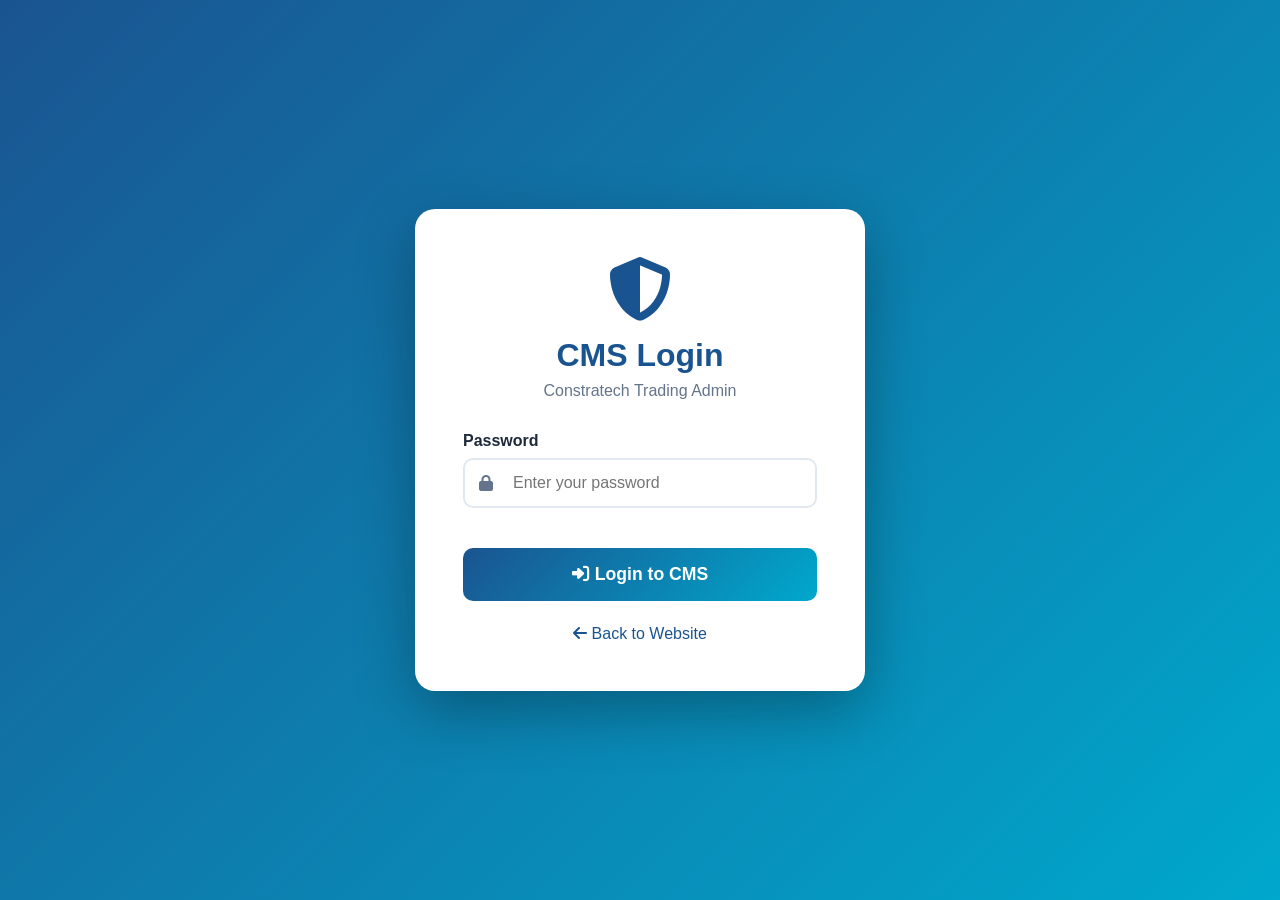
<file: cms-admin.html>
<!DOCTYPE html>
<html lang="en">
<head>
    <meta charset="UTF-8">
    <meta name="viewport" content="width=device-width, initial-scale=1.0">
    <title>CMS Admin - Constratech Trading</title>
    <link rel="stylesheet" href="https://cdnjs.cloudflare.com/ajax/libs/font-awesome/6.4.0/css/all.min.css">
    <link rel="stylesheet" href="cms-admin.css">
    <script>
        if (!sessionStorage.getItem('cms_logged_in')) {
            window.location.href = 'cms-login.html';
        }
    </script>
</head>
<body>
    <div class="cms-container">
        <!-- Sidebar -->
        <aside class="cms-sidebar">
            <div class="cms-logo">
                <i class="fas fa-cog"></i>
                <h2>CMS Admin</h2>
            </div>
            
            <nav class="cms-nav">
                <a href="#" class="cms-nav-link active" data-section="dashboard">
                    <i class="fas fa-dashboard"></i>
                    <span>Dashboard</span>
                </a>
                <a href="#" class="cms-nav-link" data-section="company">
                    <i class="fas fa-building"></i>
                    <span>Company Info</span>
                </a>
                <a href="#" class="cms-nav-link" data-section="hero">
                    <i class="fas fa-image"></i>
                    <span>Hero Section</span>
                </a>
                <a href="#" class="cms-nav-link" data-section="about">
                    <i class="fas fa-info-circle"></i>
                    <span>About Section</span>
                </a>
                <a href="#" class="cms-nav-link" data-section="services">
                    <i class="fas fa-cogs"></i>
                    <span>Services</span>
                </a>
                <a href="#" class="cms-nav-link" data-section="portfolio">
                    <i class="fas fa-briefcase"></i>
                    <span>Portfolio</span>
                </a>
                <a href="#" class="cms-nav-link" data-section="contact">
                    <i class="fas fa-envelope"></i>
                    <span>Contact</span>
                </a>
                <a href="#" class="cms-nav-link" data-section="footer">
                    <i class="fas fa-align-center"></i>
                    <span>Footer</span>
                </a>
                <a href="#" class="cms-nav-link" data-section="help">
                    <i class="fas fa-question-circle"></i>
                    <span>Help & FAQ</span>
                </a>
            </nav>

            <div class="cms-actions">
                <button class="btn-secondary" id="exportBtn">
                    <i class="fas fa-download"></i> Export Data
                </button>
                <button class="btn-secondary" id="importBtn">
                    <i class="fas fa-upload"></i> Import Data
                </button>
                <input type="file" id="importFile" accept=".json" style="display: none;">
                <button class="btn-danger" id="resetBtn">
                    <i class="fas fa-redo"></i> Reset to Default
                </button>
                <button class="btn-secondary" id="logoutBtn">
                    <i class="fas fa-sign-out-alt"></i> Logout
                </button>
            </div>

            <a href="index.html" class="view-site-btn" target="_blank">
                <i class="fas fa-external-link-alt"></i> View Website
            </a>
        </aside>

        <!-- Main Content -->
        <main class="cms-main">
            <header class="cms-header">
                <h1 id="sectionTitle">Dashboard</h1>
                <div class="header-actions">
                    <button class="btn-secondary" id="refreshPreviewBtn" title="Refresh website to see changes">
                        <i class="fas fa-sync"></i> Refresh Preview
                    </button>
                    <button class="btn-success" id="saveAllBtn">
                        <i class="fas fa-save"></i> Save All Changes
                    </button>
                    <button class="btn-publish" id="publishBtn" title="Download content.json and push to GitHub to go live">
                        <i class="fas fa-rocket"></i> Publish to Website
                    </button>
                </div>
            </header>

            <div class="cms-content">
                <!-- Dashboard Section -->
                <section id="dashboard-section" class="content-section active">
                    <div class="dashboard-grid">
                        <div class="dashboard-card">
                            <i class="fas fa-edit"></i>
                            <h3>Quick Edit</h3>
                            <p>Manage your website content easily</p>
                        </div>
                        <div class="dashboard-card">
                            <i class="fas fa-image"></i>
                            <h3>Media Ready</h3>
                            <p>Update images and media content</p>
                        </div>
                        <div class="dashboard-card">
                            <i class="fas fa-mobile-alt"></i>
                            <h3>Responsive</h3>
                            <p>All changes work on all devices</p>
                        </div>
                        <div class="dashboard-card">
                            <i class="fas fa-sync"></i>
                            <h3>Live Updates</h3>
                            <p>Changes reflect immediately</p>
                        </div>
                    </div>

                    <div class="welcome-message">
                        <h2>Welcome to Constratech Trading CMS</h2>
                        <p>Manage all your website content from this central dashboard. Select a section from the sidebar to start editing.</p>
                        
                        <div class="info-box" style="margin-top: 2rem; padding: 1.5rem; background: #dbeafe; border-left: 4px solid #3b82f6; border-radius: 8px;">
                            <h3 style="margin-top: 0; color: #1e40af;">
                                <i class="fas fa-info-circle"></i> How to See Your Changes
                            </h3>
                            <ol style="color: #1e40af; line-height: 1.8;">
                                <li><strong>Edit content</strong> in any section (Company Info, Hero, Services, etc.)</li>
                                <li><strong>Click "Save"</strong> button at the bottom of each section</li>
                                <li><strong>Click "Refresh Preview"</strong> button at the top to open/refresh the website</li>
                                <li>Your changes will appear instantly on the website!</li>
                            </ol>
                            <p style="margin-bottom: 0; color: #1e40af;">
                                <strong>Tip:</strong> Keep both the CMS and website tabs open side-by-side to see changes in real-time.
                            </p>
                        </div>
                    </div>
                </section>

                <!-- Company Info Section -->
                <section id="company-section" class="content-section">
                    <div class="form-grid">
                        <div class="form-group">
                            <label>Company Name</label>
                            <input type="text" id="companyName" class="form-control">
                        </div>
                        <div class="form-group">
                            <label>Tagline</label>
                            <input type="text" id="companyTagline" class="form-control">
                        </div>
                        <div class="form-group">
                            <label>Phone Number</label>
                            <input type="text" id="companyPhone" class="form-control">
                        </div>
                        <div class="form-group">
                            <label>Email Address</label>
                            <input type="email" id="companyEmail" class="form-control">
                        </div>
                        <div class="form-group full-width">
                            <label>Physical Address</label>
                            <textarea id="companyAddress" class="form-control" rows="2"></textarea>
                        </div>
                        <div class="form-group full-width">
                            <label>Logo Path</label>
                            <input type="text" id="companyLogo" class="form-control">
                        </div>
                    </div>
                    <button class="btn-primary save-section" data-section="company">
                        <i class="fas fa-save"></i> Save Company Info
                    </button>
                </section>

                <!-- Hero Section -->
                <section id="hero-section" class="content-section">
                    <div class="form-grid">
                        <div class="form-group full-width">
                            <label>Hero Title</label>
                            <input type="text" id="heroTitle" class="form-control">
                        </div>
                        <div class="form-group full-width">
                            <label>Subtitle</label>
                            <input type="text" id="heroSubtitle" class="form-control">
                        </div>
                        <div class="form-group full-width">
                            <label>Description</label>
                            <textarea id="heroDescription" class="form-control" rows="3"></textarea>
                        </div>
                        <div class="form-group">
                            <label>CTA Button Text</label>
                            <input type="text" id="heroCtaText" class="form-control">
                        </div>
                        <div class="form-group">
                            <label>CTA Button Link</label>
                            <input type="text" id="heroCtaLink" class="form-control">
                        </div>
                        <div class="form-group full-width">
                            <label>Background Image Path</label>
                            <input type="text" id="heroBackgroundImage" class="form-control">
                        </div>
                    </div>
                    <button class="btn-primary save-section" data-section="hero">
                        <i class="fas fa-save"></i> Save Hero Section
                    </button>
                </section>

                <!-- About Section -->
                <section id="about-section" class="content-section">
                    <h3 class="subsection-title">Page Hero Banner</h3>
                    <div class="form-grid">
                        <div class="form-group">
                            <label>Hero Title</label>
                            <input type="text" id="aboutHeroTitle" class="form-control">
                        </div>
                        <div class="form-group">
                            <label>Hero Subtitle</label>
                            <input type="text" id="aboutHeroSubtitle" class="form-control">
                        </div>
                    </div>

                    <h3 class="subsection-title">Who We Are</h3>
                    <div class="form-grid">
                        <div class="form-group full-width">
                            <label>Paragraph 1</label>
                            <textarea id="aboutParagraph1" class="form-control" rows="3"></textarea>
                        </div>
                        <div class="form-group full-width">
                            <label>Paragraph 2</label>
                            <textarea id="aboutParagraph2" class="form-control" rows="3"></textarea>
                        </div>
                        <div class="form-group full-width">
                            <label>Paragraph 3</label>
                            <textarea id="aboutParagraph3" class="form-control" rows="3"></textarea>
                        </div>
                        <div class="form-group full-width">
                            <label>Image Path <small style="color:#64748b">(e.g. img/About_Us.jpg)</small></label>
                            <input type="text" id="aboutImage" class="form-control">
                        </div>
                    </div>

                    <h3 class="subsection-title">Mission &amp; Vision</h3>
                    <div class="form-grid">
                        <div class="form-group full-width">
                            <label>Mission Statement</label>
                            <textarea id="aboutMission" class="form-control" rows="3"></textarea>
                        </div>
                        <div class="form-group full-width">
                            <label>Vision Statement</label>
                            <textarea id="aboutVision" class="form-control" rows="3"></textarea>
                        </div>
                    </div>

                    <h3 class="subsection-title">Core Values</h3>
                    <div id="valuesContainer"></div>

                    <h3 class="subsection-title">Call-to-Action Banner</h3>
                    <div class="form-grid">
                        <div class="form-group">
                            <label>CTA Title</label>
                            <input type="text" id="aboutCtaTitle" class="form-control">
                        </div>
                        <div class="form-group">
                            <label>CTA Description</label>
                            <input type="text" id="aboutCtaDescription" class="form-control">
                        </div>
                        <div class="form-group">
                            <label>Button Text</label>
                            <input type="text" id="aboutCtaButtonText" class="form-control">
                        </div>
                        <div class="form-group">
                            <label>Button Link</label>
                            <input type="text" id="aboutCtaLink" class="form-control">
                        </div>
                    </div>

                    <h3 class="subsection-title">Homepage About Block</h3>
                    <div class="form-grid">
                        <div class="form-group">
                            <label>Section Title (homepage)</label>
                            <input type="text" id="aboutTitle" class="form-control">
                        </div>
                        <div class="form-group">
                            <label>Section Tag (homepage)</label>
                            <input type="text" id="aboutSubtitle" class="form-control">
                        </div>
                        <div class="form-group full-width">
                            <label>Description (homepage)</label>
                            <textarea id="aboutDescription" class="form-control" rows="3"></textarea>
                        </div>
                    </div>

                    <h3 class="subsection-title">Feature Boxes (homepage)</h3>
                    <div id="featuresContainer"></div>

                    <button class="btn-primary save-section" data-section="about">
                        <i class="fas fa-save"></i> Save About Section
                    </button>
                </section>

                <!-- Services Section -->
                <section id="services-section" class="content-section">
                    <div class="form-grid">
                        <div class="form-group">
                            <label>Services Title</label>
                            <input type="text" id="servicesTitle" class="form-control">
                        </div>
                        <div class="form-group">
                            <label>Subtitle</label>
                            <input type="text" id="servicesSubtitle" class="form-control">
                        </div>
                        <div class="form-group full-width">
                            <label>Description</label>
                            <textarea id="servicesDescription" class="form-control" rows="3"></textarea>
                        </div>
                    </div>

                    <h3 class="subsection-title">Service Items</h3>
                    <div id="servicesContainer"></div>
                    <button class="btn-secondary" id="addServiceBtn">
                        <i class="fas fa-plus"></i> Add Service
                    </button>
                    
                    <button class="btn-primary save-section" data-section="services">
                        <i class="fas fa-save"></i> Save Services
                    </button>
                </section>

                <!-- Portfolio Section -->
                <section id="portfolio-section" class="content-section">
                    <div class="form-grid">
                        <div class="form-group">
                            <label>Portfolio Title</label>
                            <input type="text" id="portfolioTitle" class="form-control">
                        </div>
                        <div class="form-group">
                            <label>Subtitle</label>
                            <input type="text" id="portfolioSubtitle" class="form-control">
                        </div>
                        <div class="form-group full-width">
                            <label>Description</label>
                            <textarea id="portfolioDescription" class="form-control" rows="2"></textarea>
                        </div>
                    </div>

                    <h3 class="subsection-title">Featured Project</h3>
                    <div class="form-grid">
                        <div class="form-group full-width">
                            <label>Image</label>
                            <div class="image-upload-group">
                                <input type="text" id="featuredImage" class="form-control" placeholder="Image path" readonly>
                                <input type="file" id="featuredImageUpload" accept="image/*" style="display: none;">
                                <button type="button" class="btn-secondary upload-btn" onclick="document.getElementById('featuredImageUpload').click()">
                                    <i class="fas fa-upload"></i> Upload Image
                                </button>
                                <div class="image-preview" id="featuredImagePreview"></div>
                            </div>
                        </div>
                        <div class="form-group">
                            <label>Category</label>
                            <input type="text" id="featuredCategory" class="form-control">
                        </div>
                        <div class="form-group">
                            <label>Title</label>
                            <input type="text" id="featuredTitle" class="form-control">
                        </div>
                        <div class="form-group">
                            <label>Description</label>
                            <input type="text" id="featuredDescription" class="form-control">
                        </div>
                    </div>

                    <h3 class="subsection-title">Portfolio Projects</h3>
                    <div id="projectsContainer"></div>
                    <button class="btn-secondary" id="addProjectBtn">
                        <i class="fas fa-plus"></i> Add Project
                    </button>
                    
                    <button class="btn-primary save-section" data-section="portfolio">
                        <i class="fas fa-save"></i> Save Portfolio
                    </button>
                </section>

                <!-- Contact Section -->
                <section id="contact-section" class="content-section">
                    <div class="form-grid">
                        <div class="form-group">
                            <label>Contact Title</label>
                            <input type="text" id="contactTitle" class="form-control">
                        </div>
                        <div class="form-group">
                            <label>Subtitle</label>
                            <input type="text" id="contactSubtitle" class="form-control">
                        </div>
                        <div class="form-group full-width">
                            <label>Description</label>
                            <textarea id="contactDescription" class="form-control" rows="2"></textarea>
                        </div>
                        <div class="form-group full-width">
                            <label>Form Submission Email</label>
                            <input type="email" id="contactFormEmail" class="form-control">
                        </div>
                    </div>
                    
                    <button class="btn-primary save-section" data-section="contact">
                        <i class="fas fa-save"></i> Save Contact Info
                    </button>
                </section>

                <!-- Footer Section -->
                <section id="footer-section" class="content-section">
                    <div class="form-grid">
                        <div class="form-group full-width">
                            <label>Footer Description</label>
                            <textarea id="footerDescription" class="form-control" rows="3"></textarea>
                        </div>
                        <div class="form-group full-width">
                            <label>Copyright Text</label>
                            <input type="text" id="footerCopyright" class="form-control">
                        </div>
                    </div>

                    <h3 class="subsection-title">Social Media Links</h3>
                    <div class="form-grid">
                        <div class="form-group">
                            <label><i class="fab fa-facebook"></i> Facebook</label>
                            <input type="url" id="socialFacebook" class="form-control">
                        </div>
                        <div class="form-group">
                            <label><i class="fab fa-twitter"></i> Twitter</label>
                            <input type="url" id="socialTwitter" class="form-control">
                        </div>
                        <div class="form-group">
                            <label><i class="fab fa-linkedin"></i> LinkedIn</label>
                            <input type="url" id="socialLinkedin" class="form-control">
                        </div>
                        <div class="form-group">
                            <label><i class="fab fa-instagram"></i> Instagram</label>
                            <input type="url" id="socialInstagram" class="form-control">
                        </div>
                    </div>
                    
                    <button class="btn-primary save-section" data-section="footer">
                        <i class="fas fa-save"></i> Save Footer
                    </button>
                </section>

                <!-- Help & FAQ Section -->
                <section id="help-section" class="content-section">
                    <div class="help-header">
                        <h2><i class="fas fa-life-ring"></i> Help & User Guide</h2>
                        <p>Find answers to common questions and learn how to use the CMS effectively</p>
                    </div>

                    <div class="help-search">
                        <input type="text" id="helpSearch" class="form-control" placeholder="🔍 Search for help...">
                    </div>

                    <div class="help-categories">
                        <button class="help-cat-btn active" data-category="all">
                            <i class="fas fa-th"></i> All Topics
                        </button>
                        <button class="help-cat-btn" data-category="getting-started">
                            <i class="fas fa-rocket"></i> Getting Started
                        </button>
                        <button class="help-cat-btn" data-category="login">
                            <i class="fas fa-key"></i> Login
                        </button>
                        <button class="help-cat-btn" data-category="content">
                            <i class="fas fa-edit"></i> Content
                        </button>
                        <button class="help-cat-btn" data-category="images">
                            <i class="fas fa-image"></i> Images
                        </button>
                        <button class="help-cat-btn" data-category="portfolio">
                            <i class="fas fa-briefcase"></i> Portfolio
                        </button>
                        <button class="help-cat-btn" data-category="troubleshooting">
                            <i class="fas fa-wrench"></i> Troubleshooting
                        </button>
                    </div>

                    <div id="helpContent" class="help-content">
                        <!-- Content will be loaded here by JavaScript -->
                    </div>
                </section>
            </div>
        </main>
    </div>

    <!-- Success Toast -->
    <div class="toast" id="successToast">
        <i class="fas fa-check-circle"></i>
        <span>Changes saved successfully!</span>
    </div>

    <script src="cms-admin.js"></script>
</body>
</html>
</file>
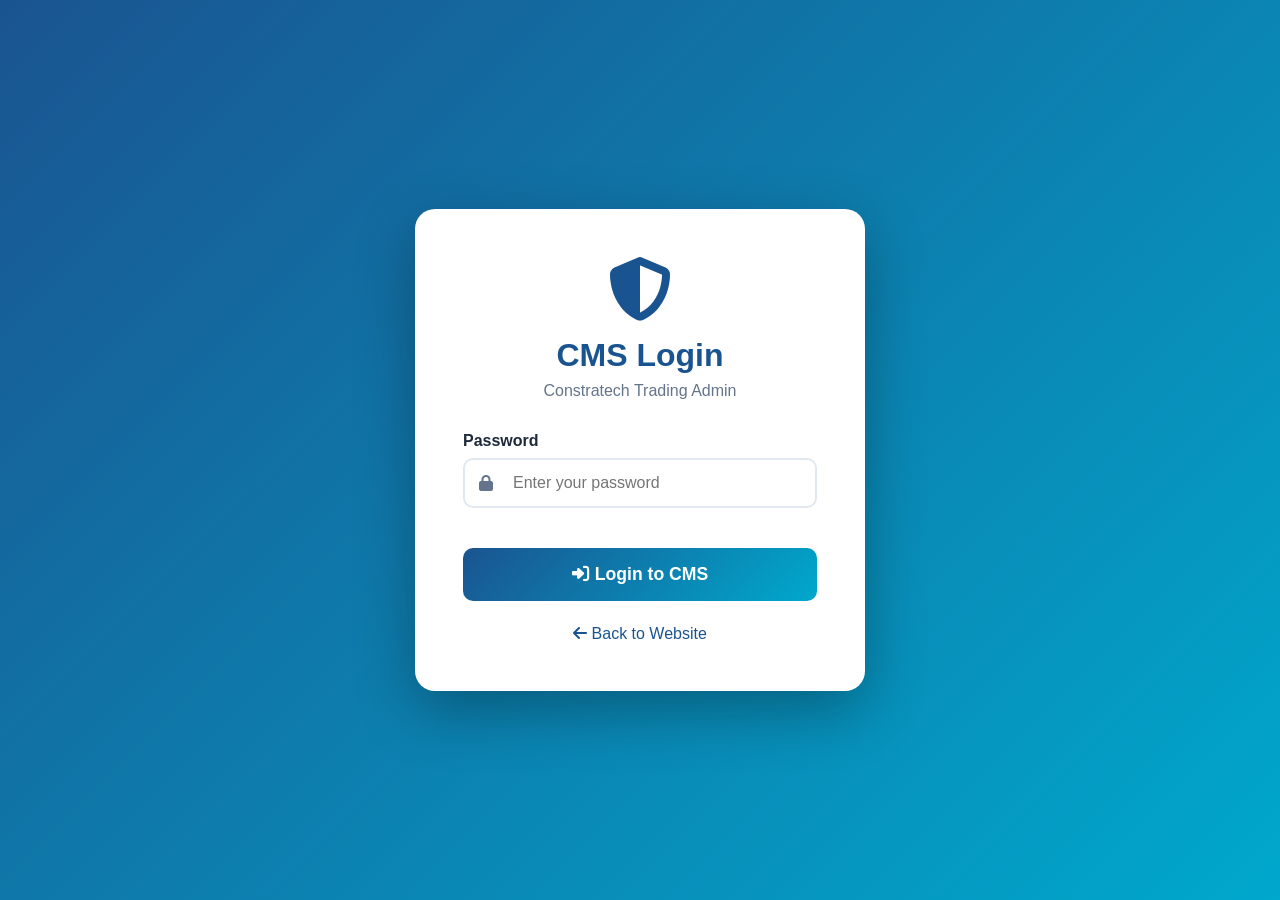
<file: cms-login.html>
<!DOCTYPE html>
<html lang="en">
<head>
    <meta charset="UTF-8">
    <meta name="viewport" content="width=device-width, initial-scale=1.0">
    <title>CMS Login - Constratech Trading</title>
    <link rel="stylesheet" href="https://cdnjs.cloudflare.com/ajax/libs/font-awesome/6.4.0/css/all.min.css">
    <style>
        * {
            margin: 0;
            padding: 0;
            box-sizing: border-box;
        }

        body {
            font-family: 'Segoe UI', Tahoma, Geneva, Verdana, sans-serif;
            background: linear-gradient(135deg, #1a5490, #00a8cc);
            min-height: 100vh;
            display: flex;
            justify-content: center;
            align-items: center;
        }

        .login-container {
            background: white;
            padding: 3rem;
            border-radius: 20px;
            box-shadow: 0 20px 60px rgba(0, 0, 0, 0.3);
            width: 100%;
            max-width: 450px;
            animation: slideIn 0.5s ease;
        }

        @keyframes slideIn {
            from {
                opacity: 0;
                transform: translateY(-30px);
            }
            to {
                opacity: 1;
                transform: translateY(0);
            }
        }

        .login-header {
            text-align: center;
            margin-bottom: 2rem;
        }

        .login-header i {
            font-size: 4rem;
            color: #1a5490;
            margin-bottom: 1rem;
        }

        .login-header h1 {
            color: #1a5490;
            font-size: 2rem;
            margin-bottom: 0.5rem;
        }

        .login-header p {
            color: #64748b;
        }

        .form-group {
            margin-bottom: 1.5rem;
        }

        .form-group label {
            display: block;
            margin-bottom: 0.5rem;
            color: #1e293b;
            font-weight: 600;
        }

        .input-wrapper {
            position: relative;
        }

        .input-wrapper i {
            position: absolute;
            left: 1rem;
            top: 50%;
            transform: translateY(-50%);
            color: #64748b;
        }

        .form-control {
            width: 100%;
            padding: 0.875rem 1rem 0.875rem 3rem;
            border: 2px solid #e2e8f0;
            border-radius: 10px;
            font-size: 1rem;
            transition: all 0.3s ease;
        }

        .form-control:focus {
            outline: none;
            border-color: #00a8cc;
            box-shadow: 0 0 0 3px rgba(0, 168, 204, 0.1);
        }

        .btn-login {
            width: 100%;
            padding: 1rem;
            background: linear-gradient(135deg, #1a5490, #00a8cc);
            color: white;
            border: none;
            border-radius: 10px;
            font-size: 1.1rem;
            font-weight: 600;
            cursor: pointer;
            transition: all 0.3s ease;
            margin-top: 1rem;
        }

        .btn-login:hover {
            transform: translateY(-2px);
            box-shadow: 0 6px 20px rgba(26, 84, 144, 0.3);
        }

        .error-message {
            background: #fee2e2;
            color: #dc2626;
            padding: 1rem;
            border-radius: 10px;
            margin-bottom: 1.5rem;
            display: none;
            animation: shake 0.5s ease;
        }

        .error-message.show {
            display: block;
        }

        @keyframes shake {
            0%, 100% { transform: translateX(0); }
            25% { transform: translateX(-10px); }
            75% { transform: translateX(10px); }
        }

        .back-link {
            text-align: center;
            margin-top: 1.5rem;
        }

        .back-link a {
            color: #1a5490;
            text-decoration: none;
            transition: color 0.3s ease;
        }

        .back-link a:hover {
            color: #00a8cc;
        }

        .info-box {
            background: #dbeafe;
            border-left: 4px solid #3b82f6;
            padding: 1rem;
            border-radius: 8px;
            margin-top: 2rem;
            font-size: 0.9rem;
            color: #1e40af;
        }

        .info-box strong {
            display: block;
            margin-bottom: 0.5rem;
        }
    </style>
</head>
<body>
    <div class="login-container">
        <div class="login-header">
            <i class="fas fa-shield-alt"></i>
            <h1>CMS Login</h1>
            <p>Constratech Trading Admin</p>
        </div>

        <div class="error-message" id="errorMessage">
            <i class="fas fa-exclamation-circle"></i>
            Invalid username or password
        </div>

        <form id="loginForm">
            <div class="form-group">
                <label for="password">Password</label>
                <div class="input-wrapper">
                    <i class="fas fa-lock"></i>
                    <input 
                        type="password" 
                        id="password" 
                        class="form-control" 
                        placeholder="Enter your password"
                        required
                    >
                </div>
            </div>

            <button type="submit" class="btn-login">
                <i class="fas fa-sign-in-alt"></i> Login to CMS
            </button>
        </form>

        <div class="back-link">
            <a href="index.html">
                <i class="fas fa-arrow-left"></i> Back to Website
            </a>
        </div>
    </div>

    <script>
        // Default password. To change it, update this value and push to GitHub.
        const STORED_PASSWORD = localStorage.getItem('cms_password') || 'constratech2025';

        sessionStorage.removeItem('cms_logged_in');

        const loginForm = document.getElementById('loginForm');
        const errorMessage = document.getElementById('errorMessage');

        loginForm.addEventListener('submit', function (e) {
            e.preventDefault();

            const password = document.getElementById('password').value;

            if (password === STORED_PASSWORD) {
                sessionStorage.setItem('cms_logged_in', 'true');
                window.location.href = 'cms-admin.html';
            } else {
                errorMessage.textContent = 'Incorrect password. Please try again.';
                errorMessage.classList.add('show');
                document.getElementById('password').value = '';
                setTimeout(() => errorMessage.classList.remove('show'), 3000);
            }
        });
    </script>
</body>
</html>
</file>
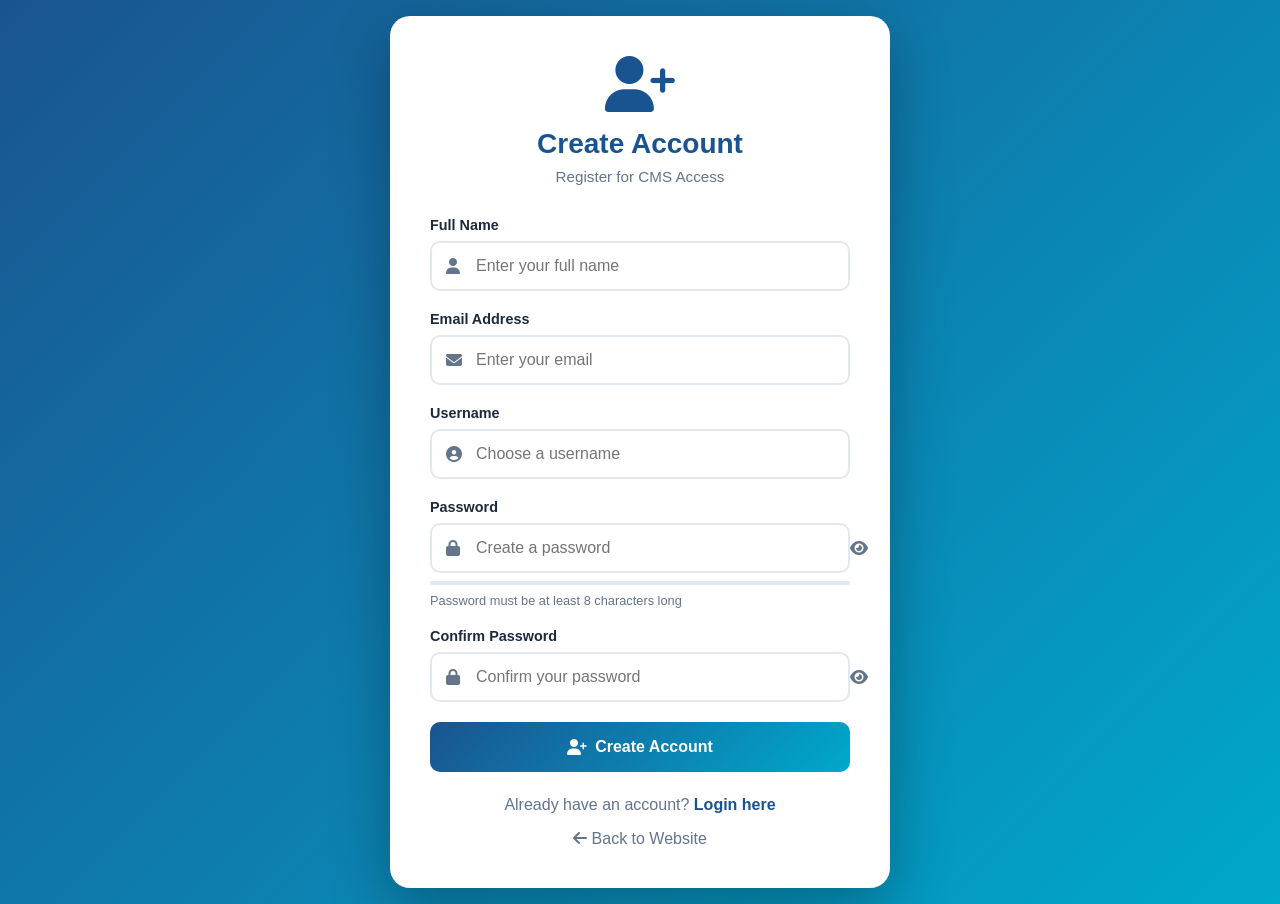
<file: cms-register.html>
<!DOCTYPE html>
<html lang="en">
<head>
    <meta charset="UTF-8">
    <meta name="viewport" content="width=device-width, initial-scale=1.0">
    <title>Register - Constratech Trading CMS</title>
    <link rel="stylesheet" href="https://cdnjs.cloudflare.com/ajax/libs/font-awesome/6.4.0/css/all.min.css">
    <style>
        * {
            margin: 0;
            padding: 0;
            box-sizing: border-box;
        }

        body {
            font-family: 'Segoe UI', Tahoma, Geneva, Verdana, sans-serif;
            background: linear-gradient(135deg, #1a5490, #00a8cc);
            min-height: 100vh;
            display: flex;
            justify-content: center;
            align-items: center;
            padding: 1rem;
        }

        .register-container {
            background: white;
            padding: 2.5rem;
            border-radius: 20px;
            box-shadow: 0 20px 60px rgba(0, 0, 0, 0.3);
            width: 100%;
            max-width: 500px;
            animation: slideIn 0.5s ease;
        }

        @keyframes slideIn {
            from {
                opacity: 0;
                transform: translateY(-30px);
            }
            to {
                opacity: 1;
                transform: translateY(0);
            }
        }

        .register-header {
            text-align: center;
            margin-bottom: 2rem;
        }

        .register-header i {
            font-size: 3.5rem;
            color: #1a5490;
            margin-bottom: 1rem;
        }

        .register-header h1 {
            color: #1a5490;
            font-size: 1.75rem;
            margin-bottom: 0.5rem;
        }

        .register-header p {
            color: #64748b;
            font-size: 0.95rem;
        }

        .error-message {
            background: #fee;
            color: #c00;
            padding: 1rem;
            border-radius: 8px;
            margin-bottom: 1rem;
            display: none;
            align-items: center;
            gap: 0.5rem;
        }

        .error-message.show {
            display: flex;
        }

        .success-message {
            background: #d4edda;
            color: #155724;
            padding: 1rem;
            border-radius: 8px;
            margin-bottom: 1rem;
            display: none;
            align-items: center;
            gap: 0.5rem;
        }

        .success-message.show {
            display: flex;
        }

        .form-group {
            margin-bottom: 1.25rem;
        }

        .form-group label {
            display: block;
            margin-bottom: 0.5rem;
            color: #1e293b;
            font-weight: 600;
            font-size: 0.9rem;
        }

        .input-wrapper {
            position: relative;
        }

        .input-wrapper i {
            position: absolute;
            left: 1rem;
            top: 50%;
            transform: translateY(-50%);
            color: #64748b;
        }

        .form-control {
            width: 100%;
            padding: 0.875rem 1rem 0.875rem 2.75rem;
            border: 2px solid #e2e8f0;
            border-radius: 10px;
            font-size: 1rem;
            transition: all 0.3s ease;
        }

        .form-control:focus {
            outline: none;
            border-color: #00a8cc;
            box-shadow: 0 0 0 3px rgba(0, 168, 204, 0.1);
        }

        .password-toggle {
            position: absolute;
            right: 1rem;
            top: 50%;
            transform: translateY(-50%);
            cursor: pointer;
            color: #64748b;
            user-select: none;
        }

        .btn-register {
            width: 100%;
            padding: 1rem;
            background: linear-gradient(135deg, #1a5490, #00a8cc);
            color: white;
            border: none;
            border-radius: 10px;
            font-size: 1rem;
            font-weight: 600;
            cursor: pointer;
            transition: all 0.3s ease;
            display: flex;
            align-items: center;
            justify-content: center;
            gap: 0.5rem;
        }

        .btn-register:hover {
            transform: translateY(-2px);
            box-shadow: 0 10px 25px rgba(0, 168, 204, 0.3);
        }

        .btn-register:disabled {
            opacity: 0.6;
            cursor: not-allowed;
            transform: none;
        }

        .password-strength {
            margin-top: 0.5rem;
            height: 4px;
            background: #e2e8f0;
            border-radius: 2px;
            overflow: hidden;
        }

        .password-strength-bar {
            height: 100%;
            width: 0;
            transition: all 0.3s ease;
        }

        .password-strength-bar.weak {
            width: 33%;
            background: #ef4444;
        }

        .password-strength-bar.medium {
            width: 66%;
            background: #f59e0b;
        }

        .password-strength-bar.strong {
            width: 100%;
            background: #10b981;
        }

        .password-hint {
            font-size: 0.8rem;
            color: #64748b;
            margin-top: 0.5rem;
        }

        .login-link {
            text-align: center;
            margin-top: 1.5rem;
            color: #64748b;
        }

        .login-link a {
            color: #1a5490;
            text-decoration: none;
            font-weight: 600;
            transition: color 0.3s ease;
        }

        .login-link a:hover {
            color: #00a8cc;
        }

        .back-link {
            text-align: center;
            margin-top: 1rem;
        }

        .back-link a {
            color: #64748b;
            text-decoration: none;
            transition: color 0.3s ease;
        }

        .back-link a:hover {
            color: #1a5490;
        }

        @media (max-width: 480px) {
            .register-container {
                padding: 1.75rem;
            }

            .register-header h1 {
                font-size: 1.5rem;
            }
        }
    </style>
</head>
<body>
    <div class="register-container">
        <div class="register-header">
            <i class="fas fa-user-plus"></i>
            <h1>Create Account</h1>
            <p>Register for CMS Access</p>
        </div>

        <div class="error-message" id="errorMessage">
            <i class="fas fa-exclamation-circle"></i>
            <span id="errorText">Error message</span>
        </div>

        <div class="success-message" id="successMessage">
            <i class="fas fa-check-circle"></i>
            <span id="successText">Success message</span>
        </div>

        <form id="registerForm">
            <div class="form-group">
                <label for="fullName">Full Name</label>
                <div class="input-wrapper">
                    <i class="fas fa-user"></i>
                    <input 
                        type="text" 
                        id="fullName" 
                        class="form-control" 
                        placeholder="Enter your full name"
                        required
                    >
                </div>
            </div>

            <div class="form-group">
                <label for="email">Email Address</label>
                <div class="input-wrapper">
                    <i class="fas fa-envelope"></i>
                    <input 
                        type="email" 
                        id="email" 
                        class="form-control" 
                        placeholder="Enter your email"
                        required
                    >
                </div>
            </div>

            <div class="form-group">
                <label for="username">Username</label>
                <div class="input-wrapper">
                    <i class="fas fa-user-circle"></i>
                    <input 
                        type="text" 
                        id="username" 
                        class="form-control" 
                        placeholder="Choose a username"
                        required
                    >
                </div>
            </div>

            <div class="form-group">
                <label for="password">Password</label>
                <div class="input-wrapper">
                    <i class="fas fa-lock"></i>
                    <input 
                        type="password" 
                        id="password" 
                        class="form-control" 
                        placeholder="Create a password"
                        required
                    >
                    <span class="password-toggle" onclick="togglePassword('password')">
                        <i class="fas fa-eye" id="password-eye"></i>
                    </span>
                </div>
                <div class="password-strength">
                    <div class="password-strength-bar" id="passwordStrength"></div>
                </div>
                <div class="password-hint">
                    Password must be at least 8 characters long
                </div>
            </div>

            <div class="form-group">
                <label for="confirmPassword">Confirm Password</label>
                <div class="input-wrapper">
                    <i class="fas fa-lock"></i>
                    <input 
                        type="password" 
                        id="confirmPassword" 
                        class="form-control" 
                        placeholder="Confirm your password"
                        required
                    >
                    <span class="password-toggle" onclick="togglePassword('confirmPassword')">
                        <i class="fas fa-eye" id="confirmPassword-eye"></i>
                    </span>
                </div>
            </div>

            <button type="submit" class="btn-register" id="registerBtn">
                <i class="fas fa-user-plus"></i> Create Account
            </button>
        </form>

        <div class="login-link">
            Already have an account? <a href="cms-login.html">Login here</a>
        </div>

        <div class="back-link">
            <a href="index.html">
                <i class="fas fa-arrow-left"></i> Back to Website
            </a>
        </div>
    </div>

    <script>
        const registerForm = document.getElementById('registerForm');
        const errorMessage = document.getElementById('errorMessage');
        const errorText = document.getElementById('errorText');
        const successMessage = document.getElementById('successMessage');
        const successText = document.getElementById('successText');
        const passwordInput = document.getElementById('password');
        const passwordStrength = document.getElementById('passwordStrength');

        // Password strength checker
        passwordInput.addEventListener('input', function() {
            const password = this.value;
            let strength = 0;

            if (password.length >= 8) strength++;
            if (password.match(/[a-z]/) && password.match(/[A-Z]/)) strength++;
            if (password.match(/[0-9]/)) strength++;
            if (password.match(/[^a-zA-Z0-9]/)) strength++;

            passwordStrength.className = 'password-strength-bar';
            if (strength === 0) {
                passwordStrength.classList.remove('weak', 'medium', 'strong');
            } else if (strength <= 2) {
                passwordStrength.classList.add('weak');
            } else if (strength === 3) {
                passwordStrength.classList.add('medium');
            } else {
                passwordStrength.classList.add('strong');
            }
        });

        // Toggle password visibility
        function togglePassword(fieldId) {
            const field = document.getElementById(fieldId);
            const eye = document.getElementById(fieldId + '-eye');
            
            if (field.type === 'password') {
                field.type = 'text';
                eye.classList.remove('fa-eye');
                eye.classList.add('fa-eye-slash');
            } else {
                field.type = 'password';
                eye.classList.remove('fa-eye-slash');
                eye.classList.add('fa-eye');
            }
        }

        registerForm.addEventListener('submit', async function(e) {
            e.preventDefault();
            
            const fullName = document.getElementById('fullName').value.trim();
            const email = document.getElementById('email').value.trim();
            const username = document.getElementById('username').value.trim();
            const password = document.getElementById('password').value;
            const confirmPassword = document.getElementById('confirmPassword').value;

            // Validation
            if (!fullName || !email || !username || !password || !confirmPassword) {
                showError('All fields are required');
                return;
            }

            if (password.length < 8) {
                showError('Password must be at least 8 characters long');
                return;
            }

            if (password !== confirmPassword) {
                showError('Passwords do not match');
                return;
            }

            const registerBtn = document.getElementById('registerBtn');
            registerBtn.disabled = true;
            registerBtn.innerHTML = '<i class="fas fa-spinner fa-spin"></i> Creating account...';

            try {
                const response = await fetch('api/auth.php?action=register', {
                    method: 'POST',
                    headers: {
                        'Content-Type': 'application/json',
                    },
                    body: JSON.stringify({
                        fullName: fullName,
                        email: email,
                        username: username,
                        password: password
                    })
                });

                const result = await response.json();

                if (result.success) {
                    showSuccess('Account created successfully! Redirecting to login...');
                    setTimeout(() => {
                        window.location.href = 'cms-login.html';
                    }, 2000);
                } else {
                    showError(result.message || 'Registration failed');
                    registerBtn.disabled = false;
                    registerBtn.innerHTML = '<i class="fas fa-user-plus"></i> Create Account';
                }
            } catch (error) {
                console.error('Registration error:', error);
                showError('Connection error. Please try again.');
                registerBtn.disabled = false;
                registerBtn.innerHTML = '<i class="fas fa-user-plus"></i> Create Account';
            }
        });

        function showError(message) {
            errorText.textContent = message;
            errorMessage.classList.add('show');
            successMessage.classList.remove('show');
            
            setTimeout(() => {
                errorMessage.classList.remove('show');
            }, 5000);
        }

        function showSuccess(message) {
            successText.textContent = message;
            successMessage.classList.add('show');
            errorMessage.classList.remove('show');
        }
    </script>
</body>
</html>
</file>
<file: cms-admin.css>
:root {
    --primary-color: #1a5490;
    --accent-color: #00a8cc;
    --success-color: #10b981;
    --danger-color: #ef4444;
    --warning-color: #f59e0b;
    --dark-color: #1e293b;
    --light-color: #f8fafc;
    --gray-color: #64748b;
    --border-color: #e2e8f0;
}

* {
    margin: 0;
    padding: 0;
    box-sizing: border-box;
}

body {
    font-family: 'Segoe UI', Tahoma, Geneva, Verdana, sans-serif;
    background: var(--light-color);
    color: var(--dark-color);
}

.cms-container {
    display: flex;
    min-height: 100vh;
}

/* Sidebar */
.cms-sidebar {
    width: 280px;
    background: linear-gradient(180deg, var(--primary-color), #0d2d52);
    color: white;
    padding: 2rem 0;
    position: fixed;
    height: 100vh;
    overflow-y: auto;
    box-shadow: 4px 0 20px rgba(0, 0, 0, 0.1);
}

.cms-logo {
    text-align: center;
    padding: 0 2rem 2rem;
    border-bottom: 1px solid rgba(255, 255, 255, 0.1);
    margin-bottom: 2rem;
}

.cms-logo i {
    font-size: 3rem;
    margin-bottom: 0.5rem;
    color: var(--accent-color);
}

.cms-logo h2 {
    font-size: 1.5rem;
    font-weight: 600;
}

.cms-nav {
    padding: 0 1rem;
}

.cms-nav-link {
    display: flex;
    align-items: center;
    gap: 1rem;
    padding: 1rem 1.5rem;
    color: rgba(255, 255, 255, 0.8);
    text-decoration: none;
    border-radius: 10px;
    margin-bottom: 0.5rem;
    transition: all 0.3s ease;
}

.cms-nav-link:hover {
    background: rgba(255, 255, 255, 0.1);
    color: white;
    transform: translateX(5px);
}

.cms-nav-link.active {
    background: var(--accent-color);
    color: white;
}

.cms-nav-link i {
    font-size: 1.2rem;
    width: 20px;
}

.cms-actions {
    padding: 2rem 1rem 1rem;
    border-top: 1px solid rgba(255, 255, 255, 0.1);
    margin-top: 2rem;
}

.cms-actions button {
    width: 100%;
    margin-bottom: 0.5rem;
}

.view-site-btn {
    display: block;
    margin: 1rem;
    padding: 1rem;
    background: rgba(255, 255, 255, 0.1);
    color: white;
    text-align: center;
    text-decoration: none;
    border-radius: 10px;
    transition: all 0.3s ease;
}

.view-site-btn:hover {
    background: rgba(255, 255, 255, 0.2);
}

/* Main Content */
.cms-main {
    flex: 1;
    margin-left: 280px;
    background: var(--light-color);
}

.cms-header {
    background: white;
    padding: 2rem;
    box-shadow: 0 2px 10px rgba(0, 0, 0, 0.05);
    display: flex;
    justify-content: space-between;
    align-items: center;
    position: sticky;
    top: 0;
    z-index: 100;
}

.cms-header h1 {
    color: var(--primary-color);
    font-size: 2rem;
}

.header-actions {
    display: flex;
    gap: 1rem;
}

.cms-content {
    padding: 2rem;
}

/* Content Sections */
.content-section {
    display: none;
    background: white;
    border-radius: 15px;
    padding: 2rem;
    box-shadow: 0 4px 20px rgba(0, 0, 0, 0.08);
}

.content-section.active {
    display: block;
    animation: fadeIn 0.3s ease;
}

@keyframes fadeIn {
    from {
        opacity: 0;
        transform: translateY(10px);
    }
    to {
        opacity: 1;
        transform: translateY(0);
    }
}

/* Dashboard */
.dashboard-grid {
    display: grid;
    grid-template-columns: repeat(auto-fit, minmax(250px, 1fr));
    gap: 2rem;
    margin-bottom: 3rem;
}

.dashboard-card {
    background: linear-gradient(135deg, var(--primary-color), var(--accent-color));
    color: white;
    padding: 2rem;
    border-radius: 15px;
    text-align: center;
    transition: transform 0.3s ease;
}

.dashboard-card:hover {
    transform: translateY(-5px);
}

.dashboard-card i {
    font-size: 3rem;
    margin-bottom: 1rem;
    opacity: 0.9;
}

.dashboard-card h3 {
    font-size: 1.5rem;
    margin-bottom: 0.5rem;
}

.dashboard-card p {
    opacity: 0.9;
}

.welcome-message {
    text-align: center;
    padding: 3rem;
}

.welcome-message h2 {
    color: var(--primary-color);
    margin-bottom: 1rem;
    font-size: 2rem;
}

.welcome-message p {
    color: var(--gray-color);
    font-size: 1.1rem;
}

/* Form Elements */
.form-grid {
    display: grid;
    grid-template-columns: repeat(2, 1fr);
    gap: 1.5rem;
    margin-bottom: 2rem;
}

.form-group {
    display: flex;
    flex-direction: column;
}

.form-group.full-width {
    grid-column: 1 / -1;
}

.form-group label {
    font-weight: 600;
    margin-bottom: 0.5rem;
    color: var(--dark-color);
    font-size: 0.9rem;
}

.form-control {
    padding: 0.75rem 1rem;
    border: 2px solid var(--border-color);
    border-radius: 8px;
    font-size: 1rem;
    transition: all 0.3s ease;
    font-family: inherit;
}

.form-control:focus {
    outline: none;
    border-color: var(--accent-color);
    box-shadow: 0 0 0 3px rgba(0, 168, 204, 0.1);
}

textarea.form-control {
    resize: vertical;
    min-height: 100px;
}

/* Buttons */
.btn-primary,
.btn-secondary,
.btn-success,
.btn-danger {
    padding: 0.875rem 2rem;
    border: none;
    border-radius: 10px;
    font-size: 1rem;
    font-weight: 600;
    cursor: pointer;
    transition: all 0.3s ease;
    display: inline-flex;
    align-items: center;
    gap: 0.5rem;
    text-decoration: none;
}

.btn-primary {
    background: linear-gradient(135deg, var(--primary-color), var(--accent-color));
    color: white;
}

.btn-primary:hover {
    transform: translateY(-2px);
    box-shadow: 0 6px 20px rgba(26, 84, 144, 0.3);
}

.btn-secondary {
    background: var(--gray-color);
    color: white;
}

.btn-secondary:hover {
    background: #475569;
}

.btn-success {
    background: var(--success-color);
    color: white;
}

.btn-success:hover {
    background: #059669;
}

.btn-publish {
    background: linear-gradient(135deg, #7c3aed, #4f46e5);
    color: white;
}

.btn-publish:hover {
    background: linear-gradient(135deg, #6d28d9, #4338ca);
    transform: translateY(-1px);
}

.btn-danger {
    background: var(--danger-color);
    color: white;
}

.btn-danger:hover {
    background: #dc2626;
}

.btn-delete {
    background: var(--danger-color);
    color: white;
    border: none;
    padding: 0.5rem 1rem;
    border-radius: 6px;
    cursor: pointer;
    font-size: 0.9rem;
    transition: all 0.3s ease;
}

.btn-delete:hover {
    background: #dc2626;
}

.save-section {
    margin-top: 2rem;
}

/* Subsections */
.subsection-title {
    color: var(--primary-color);
    font-size: 1.3rem;
    margin: 2rem 0 1rem;
    padding-bottom: 0.5rem;
    border-bottom: 2px solid var(--border-color);
}

.feature-item,
.service-item,
.project-item {
    background: var(--light-color);
    padding: 1.5rem;
    border-radius: 10px;
    margin-bottom: 1.5rem;
    border: 2px solid var(--border-color);
}

.feature-item h4,
.service-item h4,
.project-item h4 {
    color: var(--primary-color);
    margin-bottom: 1rem;
    font-size: 1.1rem;
}

.item-header {
    display: flex;
    justify-content: space-between;
    align-items: center;
    margin-bottom: 1rem;
}

/* Toast Notification */
.toast {
    position: fixed;
    bottom: 2rem;
    right: 2rem;
    background: var(--success-color);
    color: white;
    padding: 1rem 1.5rem;
    border-radius: 10px;
    display: flex;
    align-items: center;
    gap: 1rem;
    box-shadow: 0 6px 30px rgba(0, 0, 0, 0.2);
    transform: translateY(150%);
    transition: transform 0.3s ease;
    z-index: 1000;
}

.toast.show {
    transform: translateY(0);
}

.toast i {
    font-size: 1.5rem;
}

/* Responsive */
@media (max-width: 1200px) {
    .form-grid {
        grid-template-columns: 1fr;
    }
}

@media (max-width: 768px) {
    .cms-sidebar {
        width: 70px;
        position: fixed;
        z-index: 1000;
    }

    .cms-sidebar .cms-logo h2,
    .cms-sidebar .cms-nav-link span,
    .cms-sidebar .cms-actions,
    .cms-sidebar .view-site-btn {
        display: none;
    }

    .cms-sidebar .cms-logo {
        padding: 1rem;
    }

    .cms-nav-link {
        justify-content: center;
        padding: 1rem;
    }

    .cms-main {
        margin-left: 70px;
        padding: 1rem;
    }

    .cms-header {
        flex-direction: column;
        gap: 1rem;
        padding: 1rem;
    }

    .cms-header h1 {
        font-size: 1.5rem;
    }

    .cms-content {
        padding: 1rem;
    }

    .dashboard-grid {
        grid-template-columns: 1fr;
    }

    .form-grid {
        grid-template-columns: 1fr;
        gap: 1rem;
    }

    .form-control,
    .btn-primary,
    .btn-secondary {
        font-size: 0.95rem;
    }

    /* Help section mobile */
    .help-header h2 {
        font-size: 1.75rem;
        flex-direction: column;
    }

    .help-header p {
        font-size: 1rem;
    }

    .help-categories {
        gap: 0.5rem;
    }

    .help-cat-btn {
        padding: 0.6rem 1rem;
        font-size: 0.85rem;
    }

    .help-search input {
        padding: 1rem;
        font-size: 1rem;
    }

    .faq-question {
        padding: 1rem;
        font-size: 0.95rem;
    }

    .faq-answer-content {
        padding: 1rem;
        font-size: 0.9rem;
    }

    /* Image previews on mobile */
    .image-preview {
        width: 150px;
        height: 100px;
    }

    .project-item .image-preview {
        width: 120px;
        height: 80px;
    }

    #featuredImagePreview {
        width: 180px;
        height: 120px;
    }

    /* Project items */
    .project-item,
    .service-item {
        padding: 1rem;
    }

    .item-header {
        flex-direction: column;
        align-items: flex-start;
        gap: 0.75rem;
    }

    /* Buttons */
    .upload-btn {
        width: 100%;
        justify-content: center;
    }

    .btn-primary,
    .btn-secondary {
        padding: 0.75rem 1.25rem;
    }
}

@media (max-width: 480px) {
    .cms-container {
        flex-direction: column;
    }

    .cms-sidebar {
        width: 100%;
        height: auto;
        position: fixed;
        top: 0;
        left: 0;
        z-index: 1000;
        flex-direction: row;
        overflow-x: auto;
        padding: 0;
        background: linear-gradient(90deg, var(--primary-color), #0d2d52);
        box-shadow: 0 2px 10px rgba(0, 0, 0, 0.1);
        transition: transform 0.3s ease;
    }

    .cms-sidebar.nav-hidden {
        transform: translateY(-100%);
    }

    .cms-sidebar .cms-logo {
        display: none;
    }

    .cms-nav {
        display: flex;
        flex-direction: row;
        padding: 0.5rem;
        gap: 0.5rem;
        overflow-x: auto;
    }

    .cms-nav-link {
        padding: 0.75rem;
        min-width: auto;
        border-radius: 8px;
    }

    .cms-nav-link i {
        font-size: 1.5rem;
    }

    .cms-main {
        margin-left: 0;
        margin-top: 60px;
        width: 100%;
    }

    .cms-header {
        padding: 0.75rem;
    }

    .cms-header h1 {
        font-size: 1.25rem;
    }

    .cms-content {
        padding: 0.75rem;
    }

    .help-header {
        padding: 1.5rem 1rem;
    }

    .help-header h2 {
        font-size: 1.5rem;
    }

    .help-categories {
        flex-direction: column;
    }

    .help-cat-btn {
        width: 100%;
        justify-content: center;
    }

    .faq-question {
        font-size: 0.9rem;
        padding: 0.875rem;
    }

    .faq-answer-content {
        padding: 0.875rem;
        font-size: 0.85rem;
    }

    .faq-answer-content code {
        font-size: 0.8rem;
        word-break: break-word;
    }

    .faq-answer-content pre {
        font-size: 0.75rem;
        padding: 0.75rem;
        overflow-x: auto;
    }

    .image-preview {
        width: 100%;
        max-width: 200px;
        height: auto;
        aspect-ratio: 3/2;
    }

    .project-item .image-preview,
    #featuredImagePreview {
        width: 100%;
        max-width: 250px;
    }

    .dashboard-card {
        padding: 1.25rem;
    }

    .welcome-message {
        padding: 2rem 1rem;
    }
}

/* Image Upload Styling */
.image-upload-group {
    display: flex;
    flex-direction: column;
    gap: 0.75rem;
}

.image-upload-group input[type="text"] {
    flex: 1;
}

.upload-btn {
    display: inline-flex;
    align-items: center;
    gap: 0.5rem;
    padding: 0.75rem 1.5rem;
    background: var(--accent-color);
    color: white;
    border: none;
    border-radius: 8px;
    cursor: pointer;
    transition: all 0.3s ease;
    font-size: 0.95rem;
    width: fit-content;
}

.upload-btn:hover {
    background: #0090b3;
    transform: translateY(-2px);
    box-shadow: 0 4px 12px rgba(0, 168, 204, 0.3);
}

.image-preview {
    margin-top: 0.75rem;
    border-radius: 8px;
    overflow: hidden;
    width: 180px;
    height: 120px;
    background: var(--light-color);
    border: 2px solid var(--border-color);
    box-shadow: 0 2px 8px rgba(0, 0, 0, 0.08);
    transition: all 0.3s ease;
    flex-shrink: 0;
}

.image-preview:hover {
    border-color: var(--accent-color);
    box-shadow: 0 4px 16px rgba(0, 168, 204, 0.2);
    transform: scale(1.05);
}

.image-preview img {
    width: 100%;
    height: 100%;
    object-fit: cover;
    object-position: center;
    display: block;
}

.image-preview.empty {
    display: none;
}

/* Project Item Styling for Better Layout */
.project-item {
    background: white;
    padding: 1.5rem;
    border-radius: 12px;
    border: 1px solid var(--border-color);
    margin-bottom: 1.5rem;
    box-shadow: 0 2px 8px rgba(0, 0, 0, 0.05);
}

.project-item .image-preview {
    width: 150px;
    height: 100px;
}

.project-item .item-header {
    display: flex;
    justify-content: space-between;
    align-items: center;
    margin-bottom: 1rem;
    padding-bottom: 0.75rem;
    border-bottom: 1px solid var(--border-color);
}

.project-item .item-header h4 {
    color: var(--dark-color);
    font-size: 1.1rem;
    font-weight: 600;
}

/* Featured Project Image Preview - Slightly Larger */
#featuredImagePreview {
    width: 220px;
    height: 150px;
}

.upload-progress {
    width: 100%;
    height: 4px;
    background: var(--border-color);
    border-radius: 2px;
    overflow: hidden;
    margin-top: 0.5rem;
}

.upload-progress-bar {
    height: 100%;
    background: var(--accent-color);
    transition: width 0.3s ease;
    width: 0%;
}

/* Help & FAQ Section */
#help-section {
    max-width: 1200px;
    margin: 0 auto;
}

.help-header {
    text-align: center;
    margin-bottom: 2.5rem;
    padding: 2rem;
    background: linear-gradient(135deg, #f8fafc 0%, #e2e8f0 100%);
    border-radius: 16px;
}

.help-header h2 {
    color: var(--primary-color);
    font-size: 2.5rem;
    margin-bottom: 0.75rem;
    display: flex;
    align-items: center;
    justify-content: center;
    gap: 1rem;
}

.help-header h2 i {
    color: var(--accent-color);
}

.help-header p {
    color: var(--gray-color);
    font-size: 1.15rem;
    max-width: 600px;
    margin: 0 auto;
}

.help-search {
    margin-bottom: 2rem;
    max-width: 700px;
    margin-left: auto;
    margin-right: auto;
}

.help-search input {
    width: 100%;
    font-size: 1.1rem;
    padding: 1.25rem 1.75rem;
    border-radius: 50px;
    border: 2px solid var(--border-color);
    transition: all 0.3s ease;
    background: white;
    box-shadow: 0 2px 8px rgba(0, 0, 0, 0.05);
}

.help-search input:focus {
    border-color: var(--accent-color);
    box-shadow: 0 0 0 4px rgba(0, 168, 204, 0.15);
    outline: none;
}

.help-categories {
    display: flex;
    flex-wrap: wrap;
    gap: 0.75rem;
    margin-bottom: 2rem;
    justify-content: center;
}

.help-cat-btn {
    display: inline-flex;
    align-items: center;
    gap: 0.5rem;
    padding: 0.75rem 1.5rem;
    background: white;
    border: 2px solid var(--border-color);
    border-radius: 25px;
    cursor: pointer;
    transition: all 0.3s ease;
    font-size: 0.95rem;
    font-weight: 500;
    color: var(--dark-color);
}

.help-cat-btn:hover {
    border-color: var(--accent-color);
    color: var(--accent-color);
    transform: translateY(-2px);
    box-shadow: 0 4px 12px rgba(0, 168, 204, 0.2);
}

.help-cat-btn.active {
    background: var(--accent-color);
    border-color: var(--accent-color);
    color: white;
}

.help-content {
    max-width: 900px;
    margin: 0 auto;
}

.faq-item {
    background: white;
    border: 1px solid var(--border-color);
    border-radius: 12px;
    margin-bottom: 1rem;
    overflow: hidden;
    transition: all 0.3s ease;
}

.faq-item:hover {
    box-shadow: 0 4px 16px rgba(0, 0, 0, 0.1);
    border-color: var(--accent-color);
}

.faq-question {
    display: flex;
    align-items: center;
    justify-content: space-between;
    padding: 1.25rem 1.5rem;
    cursor: pointer;
    user-select: none;
    font-weight: 600;
    color: var(--dark-color);
    font-size: 1.05rem;
    background: white;
    transition: all 0.3s ease;
}

.faq-question:hover {
    background: var(--light-color);
}

.faq-question span {
    flex: 1;
    padding-right: 1rem;
}

.faq-question i {
    color: var(--accent-color);
    font-size: 1.2rem;
    transition: transform 0.3s ease;
    flex-shrink: 0;
}

.faq-item.open .faq-question i {
    transform: rotate(180deg);
}

.faq-item.open .faq-question {
    background: var(--light-color);
}

.faq-answer {
    display: none;
    overflow: hidden;
}

.faq-item.open .faq-answer {
    display: block;
}

.faq-answer-content {
    padding: 1.5rem 1.75rem;
    border-top: 1px solid var(--border-color);
    color: #475569;
    line-height: 1.8;
    font-size: 0.98rem;
}

.faq-answer-content p {
    margin-bottom: 1rem;
}

.faq-answer-content p:last-child {
    margin-bottom: 0;
}

.faq-answer-content ul,
.faq-answer-content ol {
    margin-left: 1.5rem;
    margin-bottom: 1rem;
}

.faq-answer-content li {
    margin-bottom: 0.6rem;
    line-height: 1.6;
}

.faq-answer-content code {
    background: #e0f2fe;
    padding: 0.3rem 0.6rem;
    border-radius: 5px;
    font-family: 'Courier New', monospace;
    font-size: 0.9rem;
    color: #0c4a6e;
    font-weight: 500;
}

.faq-answer-content pre {
    background: #f1f5f9;
    padding: 1.25rem;
    border-radius: 8px;
    overflow-x: auto;
    margin-bottom: 1rem;
    border: 1px solid #e2e8f0;
    font-size: 0.9rem;
    line-height: 1.5;
}
.faq-answer-content pre {
    background: var(--light-color);
    padding: 1rem;
    border-radius: 8px;
    overflow-x: auto;
    margin-bottom: 1rem;
}

.faq-answer-content .alert {
    padding: 1rem;
    border-radius: 8px;
    margin-bottom: 1rem;
    border-left: 4px solid;
}

.faq-answer-content .alert-warning {
    background: #fff8e1;
    border-color: #ffa726;
    color: #e65100;
    display: flex;
    align-items: flex-start;
    gap: 0.5rem;
}

.faq-answer-content .alert-info {
    background: #e3f2fd;
    border-color: #42a5f5;
    color: #0d47a1;
}

.faq-answer-content strong {
    color: var(--dark-color);
    font-weight: 600;
}

.faq-answer-content br {
    display: block;
    content: "";
    margin-top: 0.5rem;
}

.no-results {
    text-align: center;
    padding: 4rem 2rem;
    color: var(--gray-color);
    background: white;
    border-radius: 12px;
    border: 2px dashed var(--border-color);
}

.no-results i {
    font-size: 4rem;
    color: var(--border-color);
    margin-bottom: 1.5rem;
    display: block;
}

.no-results p {
    font-size: 1.1rem;
    margin: 0;
}

/* Scrollbar Styling */
.cms-sidebar::-webkit-scrollbar {
    width: 6px;
}

.cms-sidebar::-webkit-scrollbar-track {
    background: rgba(255, 255, 255, 0.1);
}

.cms-sidebar::-webkit-scrollbar-thumb {
    background: rgba(255, 255, 255, 0.3);
    border-radius: 3px;
}

.cms-sidebar::-webkit-scrollbar-thumb:hover {
    background: rgba(255, 255, 255, 0.5);
}

/* ============================================
   USER MANAGEMENT SECTION STYLES
   ============================================ */

.users-header {
    display: flex;
    justify-content: space-between;
    align-items: center;
    margin-bottom: 30px;
}

.users-header h2 {
    margin: 0;
    color: #2c3e50;
}

.users-actions {
    display: flex;
    gap: 10px;
}

.users-grid {
    display: grid;
    grid-template-columns: repeat(auto-fill, minmax(350px, 1fr));
    gap: 20px;
    margin-top: 20px;
}

.user-card {
    background: #fff;
    border: 1px solid #e0e0e0;
    border-radius: 8px;
    padding: 20px;
    display: flex;
    gap: 15px;
    transition: box-shadow 0.3s ease;
}

.user-card:hover {
    box-shadow: 0 4px 12px rgba(0, 0, 0, 0.1);
}

.user-avatar {
    font-size: 60px;
    color: #3498db;
}

.user-info {
    flex: 1;
}

.user-info h3 {
    margin: 0 0 8px 0;
    color: #2c3e50;
    font-size: 18px;
}

.user-info p {
    margin: 4px 0;
    font-size: 14px;
    color: #666;
}

.user-email {
    color: #3498db;
    font-weight: 500;
}

.user-username,
.user-date,
.user-last-login {
    display: flex;
    align-items: center;
    gap: 5px;
}

.user-status {
    display: flex;
    align-items: flex-start;
}

.status-badge {
    padding: 5px 12px;
    border-radius: 20px;
    font-size: 12px;
    font-weight: 600;
    text-transform: uppercase;
}

.status-badge.active {
    background: #d4edda;
    color: #155724;
}

.status-badge.inactive {
    background: #f8d7da;
    color: #721c24;
}

.user-actions-btn {
    margin-top: 12px;
    display: flex;
    gap: 8px;
}

.user-actions-btn button {
    padding: 6px 12px;
    border: none;
    border-radius: 4px;
    font-size: 13px;
    cursor: pointer;
    transition: background 0.3s ease;
}

.activate-btn {
    background: #28a745;
    color: #fff;
}

.activate-btn:hover {
    background: #218838;
}

.deactivate-btn {
    background: #ffc107;
    color: #000;
}

.deactivate-btn:hover {
    background: #e0a800;
}

.delete-btn {
    background: #dc3545;
    color: #fff;
}

.delete-btn:hover {
    background: #c82333;
}
</file>
